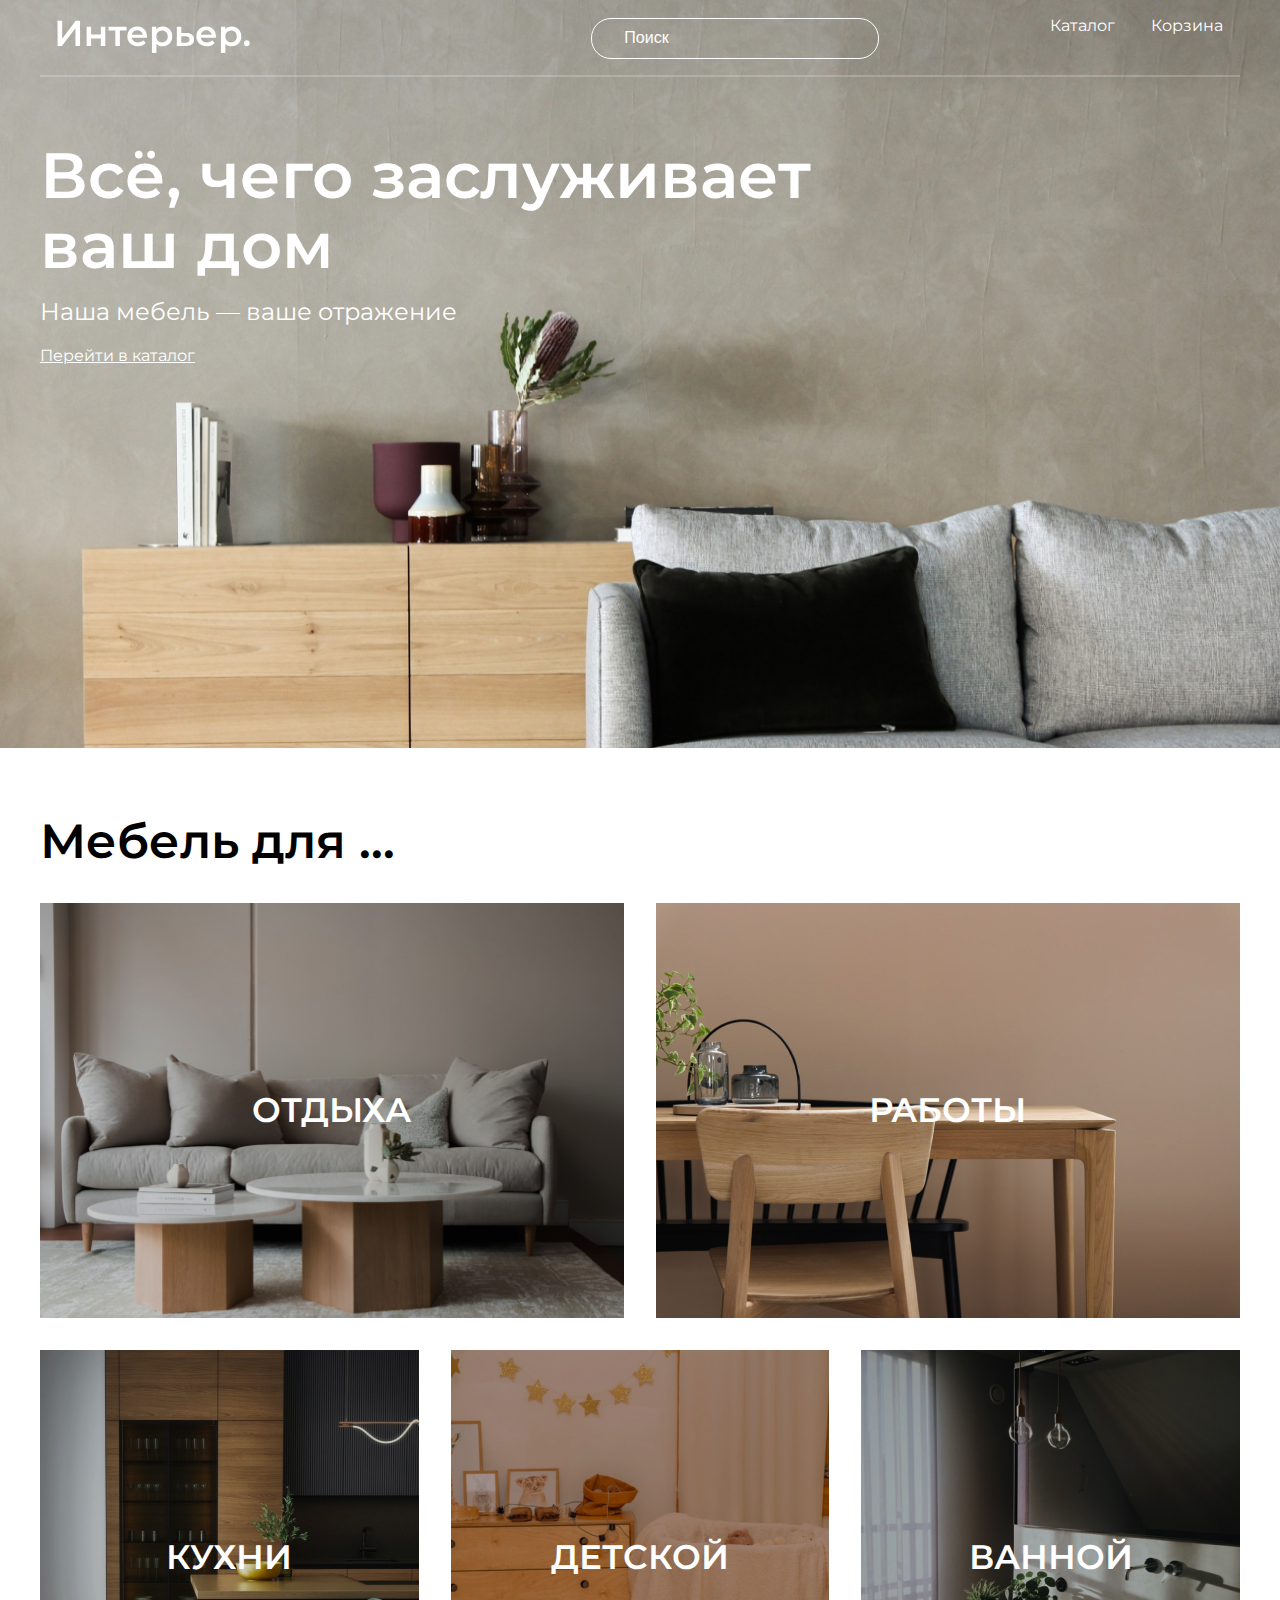
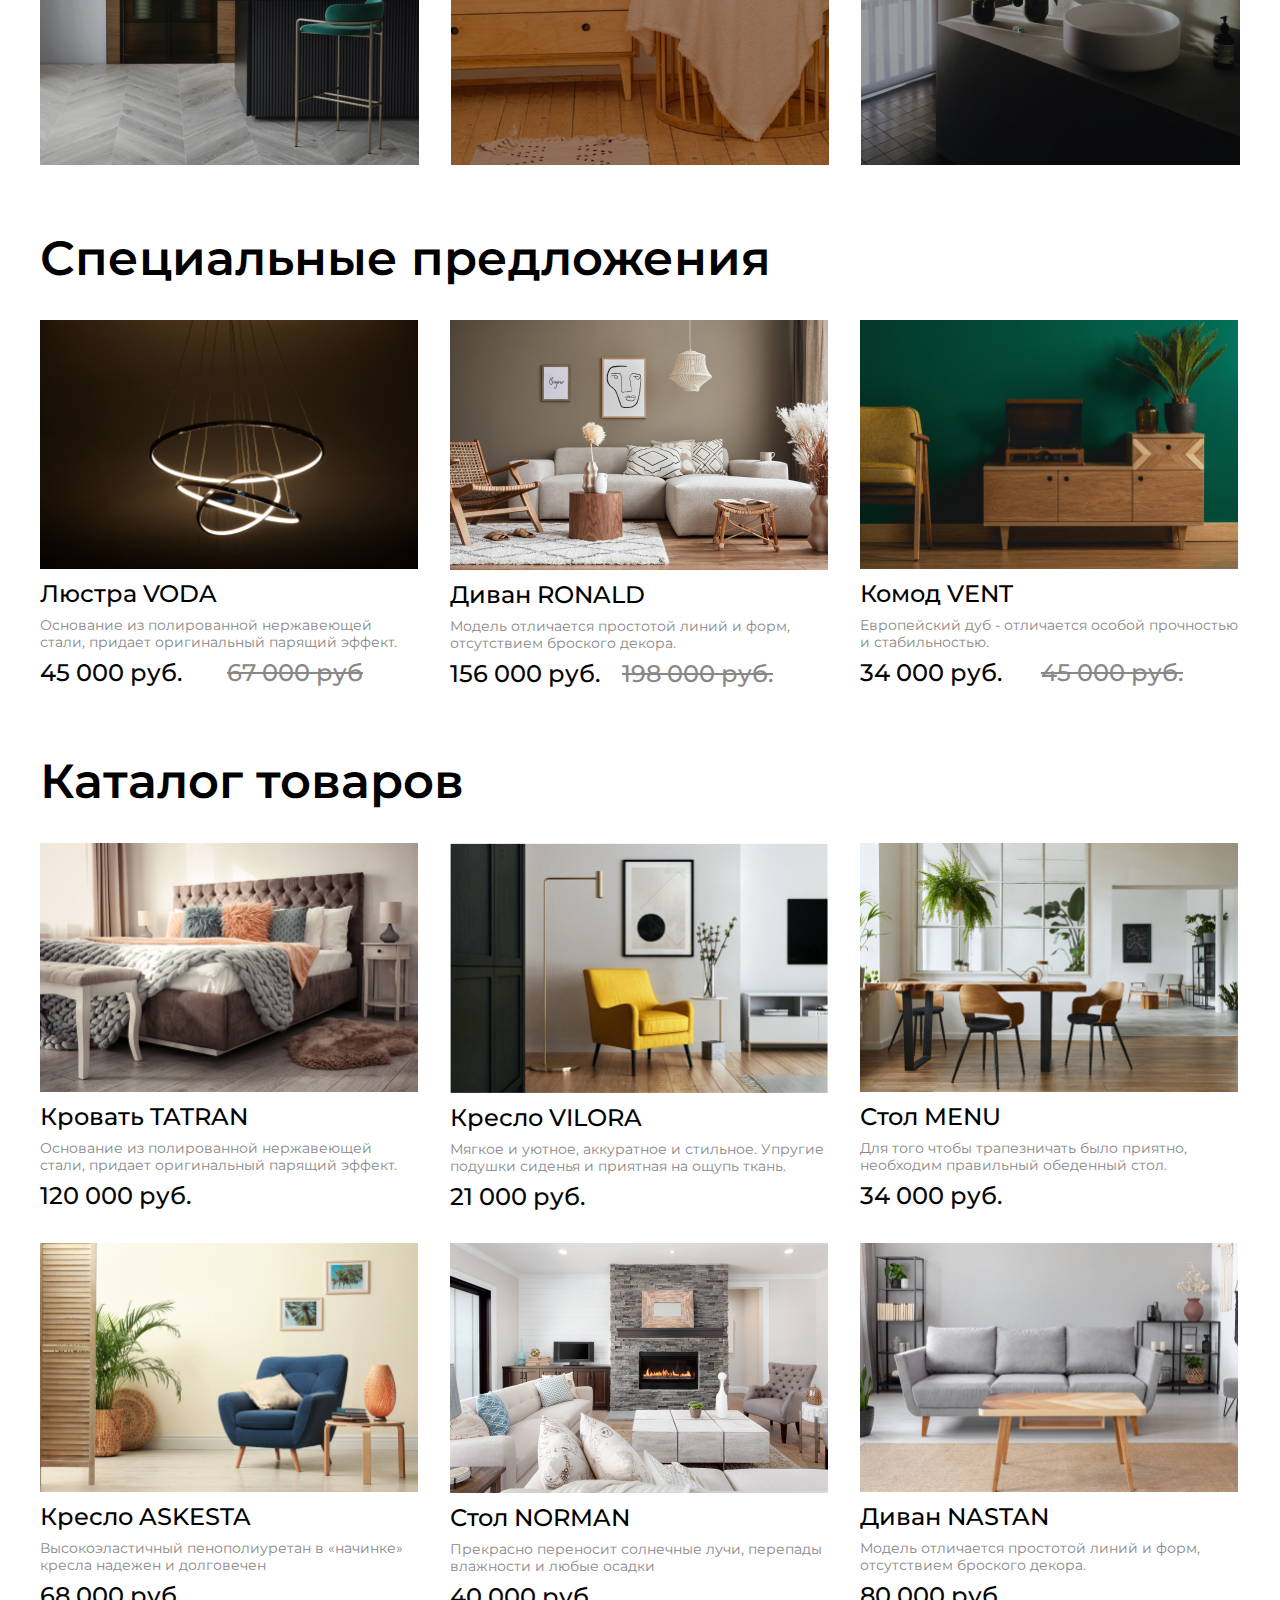
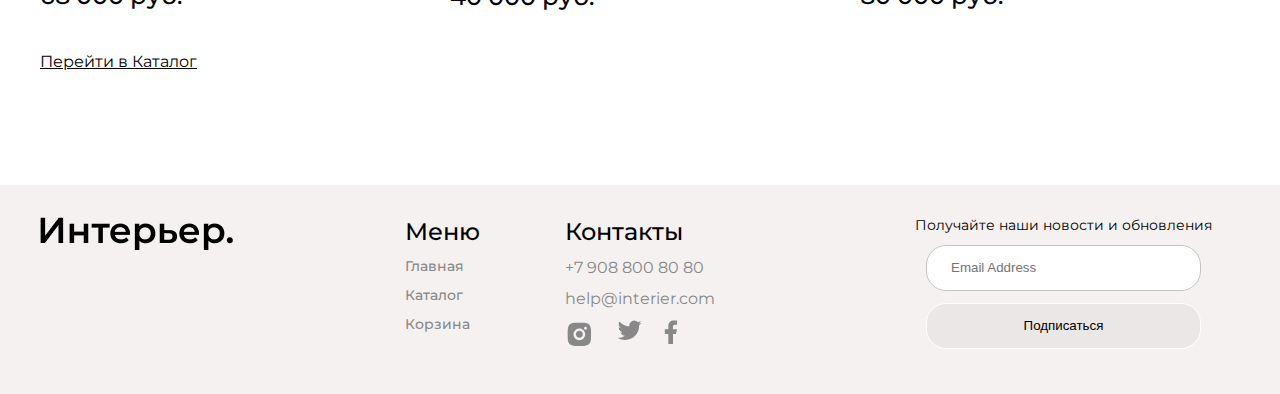
<file: index.html>
<!DOCTYPE html>
<html lang="ru">

<head>
    <meta charset="UTF-8">
    <meta http-equiv="X-UA-Compatible" content="IE=edge">
    <meta name="viewport" content="width=device-width, initial-scale=1.0">
    <title>Document</title>
    <link rel="preconnect" href="https://fonts.googleapis.com">
    <link rel="preconnect" href="https://fonts.gstatic.com" crossorigin>
    <link href="https://fonts.googleapis.com/css2?family=Montserrat:wght@400;500;600&display=swap" rel="stylesheet">
    <link rel="stylesheet" href="style.css">
</head>
<body>
    
    <div class="top center">
        <div class="header_top">
            <header class="header">
                <a class="header-logo" href="index.html"><img class="logo-img" src="img/logo.svg" alt="logo"></a>
                <div class="mobile_nav">
                <a class="mobile_link" href=""><svg width="17" height="16" viewBox="0 0 17 16" fill="none" xmlns="http://www.w3.org/2000/svg">
                    <path d="M14.5069 15.0085L14.5069 15.0085C14.5897 15.0914 14.6881 15.1571 14.7963 15.2019C14.9046 15.2468 15.0206 15.2698 15.1377 15.2698C15.2549 15.2698 15.3709 15.2468 15.4791 15.2019C15.5873 15.1571 15.6857 15.0914 15.7685 15.0085C15.8514 14.9257 15.9171 14.8274 15.9619 14.7191C16.0068 14.6109 16.0298 14.4949 16.0298 14.3777C16.0298 14.2606 16.0068 14.1446 15.9619 14.0363C15.9171 13.9281 15.8514 13.8298 15.7685 13.7469L15.7685 13.7469L12.4368 10.416C13.4021 9.13496 13.8547 7.53846 13.7038 5.93943C13.5501 4.31054 12.7816 2.80139 11.5547 1.719C10.3277 0.636623 8.73451 0.0623154 7.09916 0.11292C5.46381 0.163525 3.90917 0.835233 2.7515 1.99141C1.59282 3.14838 0.918906 4.70363 0.867092 6.34023C0.815278 7.97682 1.38946 9.57159 2.47264 10.7995C3.55581 12.0275 5.06645 12.7962 6.69672 12.9491C8.29727 13.0991 9.89485 12.6444 11.1757 11.6766L14.5069 15.0085ZM10.5895 3.25366C11.0271 3.68416 11.3751 4.19703 11.6135 4.76269C11.8518 5.32835 11.9758 5.93561 11.9783 6.54944C11.9808 7.16327 11.8618 7.77152 11.628 8.3391C11.3943 8.90669 11.0505 9.42238 10.6164 9.85642C10.1824 10.2905 9.66668 10.6343 9.09909 10.868C8.53151 11.1018 7.92326 11.2208 7.30943 11.2183C6.6956 11.2158 6.08834 11.0918 5.52268 10.8535C4.95702 10.6151 4.44415 10.2671 4.01365 9.82954C3.15334 8.9551 2.67341 7.77613 2.6784 6.54944C2.6834 5.32275 3.17291 4.14773 4.04032 3.28033C4.90772 2.41292 6.08274 1.92341 7.30943 1.91841C8.53612 1.91342 9.71508 2.39335 10.5895 3.25366Z" fill="white" stroke="white" stroke-width="0.2"/>
                    </svg>
                    </a>
                <a class="mobile_link" href=""><svg width="20" height="21" viewBox="0 0 20 21" fill="none" xmlns="http://www.w3.org/2000/svg">
                    <rect x="0.800537" y="0.900024" width="4.57143" height="4.57143" fill="white"/>
                    <rect x="0.800537" y="8.21436" width="4.57143" height="4.57143" fill="white"/>
                    <rect x="0.800537" y="15.5286" width="4.57143" height="4.57143" fill="white"/>
                    <rect x="8.11401" y="8.21436" width="4.57143" height="4.57143" fill="white"/>
                    <rect x="8.11401" y="15.5286" width="4.57143" height="4.57143" fill="white"/>
                    <rect x="8.11401" y="0.900024" width="4.57143" height="4.57143" fill="white"/>
                    <rect x="15.4285" y="8.21436" width="4.57143" height="4.57143" fill="white"/>
                    <rect x="15.4285" y="15.5286" width="4.57143" height="4.57143" fill="white"/>
                    <rect x="15.4285" y="0.900024" width="4.57143" height="4.57143" fill="white"/>
                    </svg>
                    </a>
                <a class="mobile_link" href=""><svg width="19" height="17" viewBox="0 0 19 17" fill="none" xmlns="http://www.w3.org/2000/svg">
                    <path d="M11.5834 16.8333C12.1359 16.8333 12.6658 16.6138 13.0566 16.2231C13.4473 15.8324 13.6667 15.3025 13.6667 14.75C13.6667 14.1974 13.4473 13.6675 13.0566 13.2768C12.6658 12.8861 12.1359 12.6666 11.5834 12.6666C11.0309 12.6666 10.501 12.8861 10.1103 13.2768C9.71957 13.6675 9.50008 14.1974 9.50008 14.75C9.50008 15.3025 9.71957 15.8324 10.1103 16.2231C10.501 16.6138 11.0309 16.8333 11.5834 16.8333ZM4.29174 16.8333C4.84428 16.8333 5.37418 16.6138 5.76488 16.2231C6.15558 15.8324 6.37508 15.3025 6.37508 14.75C6.37508 14.1974 6.15558 13.6675 5.76488 13.2768C5.37418 12.8861 4.84428 12.6666 4.29174 12.6666C3.73921 12.6666 3.20931 12.8861 2.81861 13.2768C2.4279 13.6675 2.20841 14.1974 2.20841 14.75C2.20841 15.3025 2.4279 15.8324 2.81861 16.2231C3.20931 16.6138 3.73921 16.8333 4.29174 16.8333ZM17.873 2.16975C18.133 2.16136 18.3796 2.05217 18.5606 1.86525C18.7416 1.67834 18.8428 1.42836 18.8428 1.16819C18.8428 0.908013 18.7416 0.658037 18.5606 0.471123C18.3796 0.28421 18.133 0.175013 17.873 0.166626H16.674C15.7345 0.166626 14.922 0.818709 14.7178 1.73538L13.4126 7.61246C13.2084 8.52912 12.3959 9.18121 11.4563 9.18121H3.63133L2.12924 3.17079H11.8636C12.1212 3.15904 12.3644 3.04844 12.5425 2.86199C12.7206 2.67555 12.82 2.42761 12.82 2.16975C12.82 1.91189 12.7206 1.66395 12.5425 1.47751C12.3644 1.29106 12.1212 1.18046 11.8636 1.16871H2.12924C1.82473 1.16862 1.5242 1.23796 1.25051 1.37145C0.976816 1.50495 0.737162 1.69909 0.549763 1.93911C0.362364 2.17913 0.232155 2.45872 0.169035 2.75662C0.105913 3.05452 0.111544 3.36289 0.185495 3.65829L1.68758 9.66662C1.79586 10.1002 2.046 10.485 2.39821 10.7601C2.75042 11.0351 3.18447 11.1844 3.63133 11.1843H11.4563C12.368 11.1845 13.2524 10.8736 13.9636 10.3032C14.6748 9.73275 15.1701 8.93681 15.3678 8.04683L16.674 2.16975H17.873Z" fill="white"/>
                    </svg>
                    </a>
                </div>
                <input class="top_input" placeholder ="Поиск" type="text">
                <nav class="header_nav">
                    <a class="nav_link nav_link-cat" href="catalog.html">Каталог</a>
                    <a class="nav_link nav_link-basket" href="basket.html">Корзина</a>
                </nav>
            </header>
        </div>
        <div class="top_start">
        <h1 class="top_start">Всё, чего заслуживает ваш дом</h1>
        </div>
        <div class="top_paragraph">
        <p class="top_paragraph">Наша мебель — ваше отражение</p>
        </div>
        <div class="top_block-link">
        <a class="top_link" href="catalog.html">Перейти в каталог </a>
        </div>
    </div>


    <div class="for_you center">
        <h2 class="product_for">Мебель для ...</h2>
        <div class="for">
        <div class="for_item_1 for_item-big">ОТДЫХА</div>
        <div class="for_item_2 for_item-big">РАБОТЫ</div>
        <div class="for_item for_item_3">КУХНИ</div>
        <div class="for_item for_item_4">ДЕТСКОЙ</div>
        <div class="for_item for_item_5">ВАННОЙ</div>
        </div>
        </div>




    <div class="product_center center">
        <h2 class="product_header">Специальные предложения </h2>
        <div class="product-box center">
            <div class="product-content">
                   <div class="product_block">
                       <img class="product_img" src="img/voda.jpg" alt="voda">
                       <h3 class="product-start3">Люстра VODA</h3>
                       <p class="product_text">Основание из полированной нержавеющей стали, придает оригинальный парящий эффект.</p>
                       <div class="product_box-cent">
                           <p class="product_cent">45 000 руб.</p>
                           <p class="product_sale">67 000 руб</p>
                       </div>
                   </div>
                   <div class="product_block">
                       <img class="product_img" src="img/roland.jpg" alt="roland">
                       <h3 class="product-start3">Диван RONALD</h3>
                       <p class="product_text">Модель отличается простотой линий и форм, отсутствием броского декора.</p>
                       <div class="product_box-cent">
                           <p class="product_cent">156 000 руб.</p>
                           <p class="product_sale">198 000 руб.</p>
                       </div>
                   </div>
                   <div class="product_block">
                       <img class="product_img" src="img/Vent.jpg" alt="vent">
                       <h3 class="product-start3">Комод VENT</h3>
                       <p class="product_text">Европейский дуб - отличается особой прочностью и стабильностью.</p>
                       <div class="product_box-cent">
                           <p class="product_cent">34 000 руб.</p>
                           <p class="product_sale">45 000 руб.</p>
                       </div>
                   </div>
       
               </div>
           </div>
    </div>

    
    
     <div class="catalog_center center">
        <h2 class="catalog_header">Каталог товаров</h2>
        <div class="catalog center">
            <div class="product-content">
                 <div class="product_block">
                     <img class="product_img" src="img/Tatran.jpg" alt="tatran">
                     <h3 class="product-start3">Кровать TATRAN</h3>
                     <p class="product_text">Основание из полированной нержавеющей стали, придает оригинальный парящий эффект.</p>
                     <div class="">
                         <p class="product_cent">120 000 руб.</p>
                     </div>
                 </div>
                 <div class="product_block">
                     <img class="product_img" src="img/product1.jpg" alt="vilora">
                     <h3 class="product-start3">Кресло VILORA</h3>
                     <p class="product_text">Мягкое и уютное, аккуратное и стильное. Упругие подушки сиденья и приятная на ощупь ткань. </p>
                     <div class="">
                     <p class="product_cent">21 000 руб.</p>
                     </div>
                 </div>
                 <div class="product_block">
                     <img class="product_img" src="img/table.jpg" alt="table">
                     <h3 class="product-start3">Стол MENU</h3>
                     <p class="product_text">Для того чтобы трапезничать было приятно, необходим правильный обеденный стол.</p>
                     <div class="">
                     <p class="product_cent">34 000 руб.</p>
                     </div>
                 </div> 
                 <div class="product_block">
                     <img class="product_img" src="img/askesta.jpg" alt="askesta">
                     <h3 class="product-start3">Кресло ASKESTA</h3>
                     <p class="product_text">Высокоэластичный пенополиуретан в «начинке» кресла надежен и долговечен</p>
                     <div class="">
                         <p class="product_cent">68 000 руб.</p>
                     </div>
                 </div>
                 <div class="product_block">
                     <img class="product_img" src="img/Norman.jpg" alt="norman">
                     <h3 class="product-start3">Стол NORMAN</h3>
                     <p class="product_text">Прекрасно переносит солнечные лучи, перепады влажности и любые осадки</p>
                     <div class="">
                         <p class="product_cent">40 000 руб.</p>
                     </div>
                 </div>
                 <div class="product_block">
                     <img class="product_img" src="img/Nastan.jpg" alt="nastan">
                     <h3 class="product-start3">Диван NASTAN</h3>
                     <p class="product_text">Модель отличается простотой линий и форм, отсутствием броского декора. </p>
                     <div class="">
                         <p class="product_cent">80 000 руб.</p>
                     </div>
                 </div>
                    </div>
                </div>
                
            </div>
            <a class="cat_link center" href="">Перейти в Каталог</a>
        
    
    
    
    <footer class="footer center">
        <div class="footer_logo">
    <a class="footer_logo" href="index.html"><img src="img/Интерьер black..png" alt="logo"></a>
        </div>
        <div class="footer_in">
    <div class="footer_menu">
    <h4 class="menu_start">Меню</h4>
    <a class="menu_link" href="index.html">Главная</a>
    <a class="menu_link" href="catalog.html">Каталог</a>
    <a class="menu_link" href="basket.html">Корзина</a>
    </div>
    <div class="footer_info">
    <h4 class="info_start">Контакты</h4>
    <a class="info_link" href="#">+7 908 800 80 80</a>
    <a class="info_link" href="#">help@interier.com</a>
    <div class="footer_icon">
        <a class="icon_link" href="#"><img src="img/inst.svg" alt="inst"></a>
        <a class="icon_link" href="#"><img src="img/twitter.svg" alt="twitter"></a>
        <a class="icon_link" href="#"><img src="img/facebook.svg" alt="facebook"></a>
        </div>
    </div>
 
    </div>
    <div class="footer_content">
    <p class="news">Получайте наши новости и обновления</p>
    <input class="footer_email" placeholder="Email Address" type="email">
    <button class="footer_button">Подписаться</button>
    </div>
    </footer>
</body>
</file>
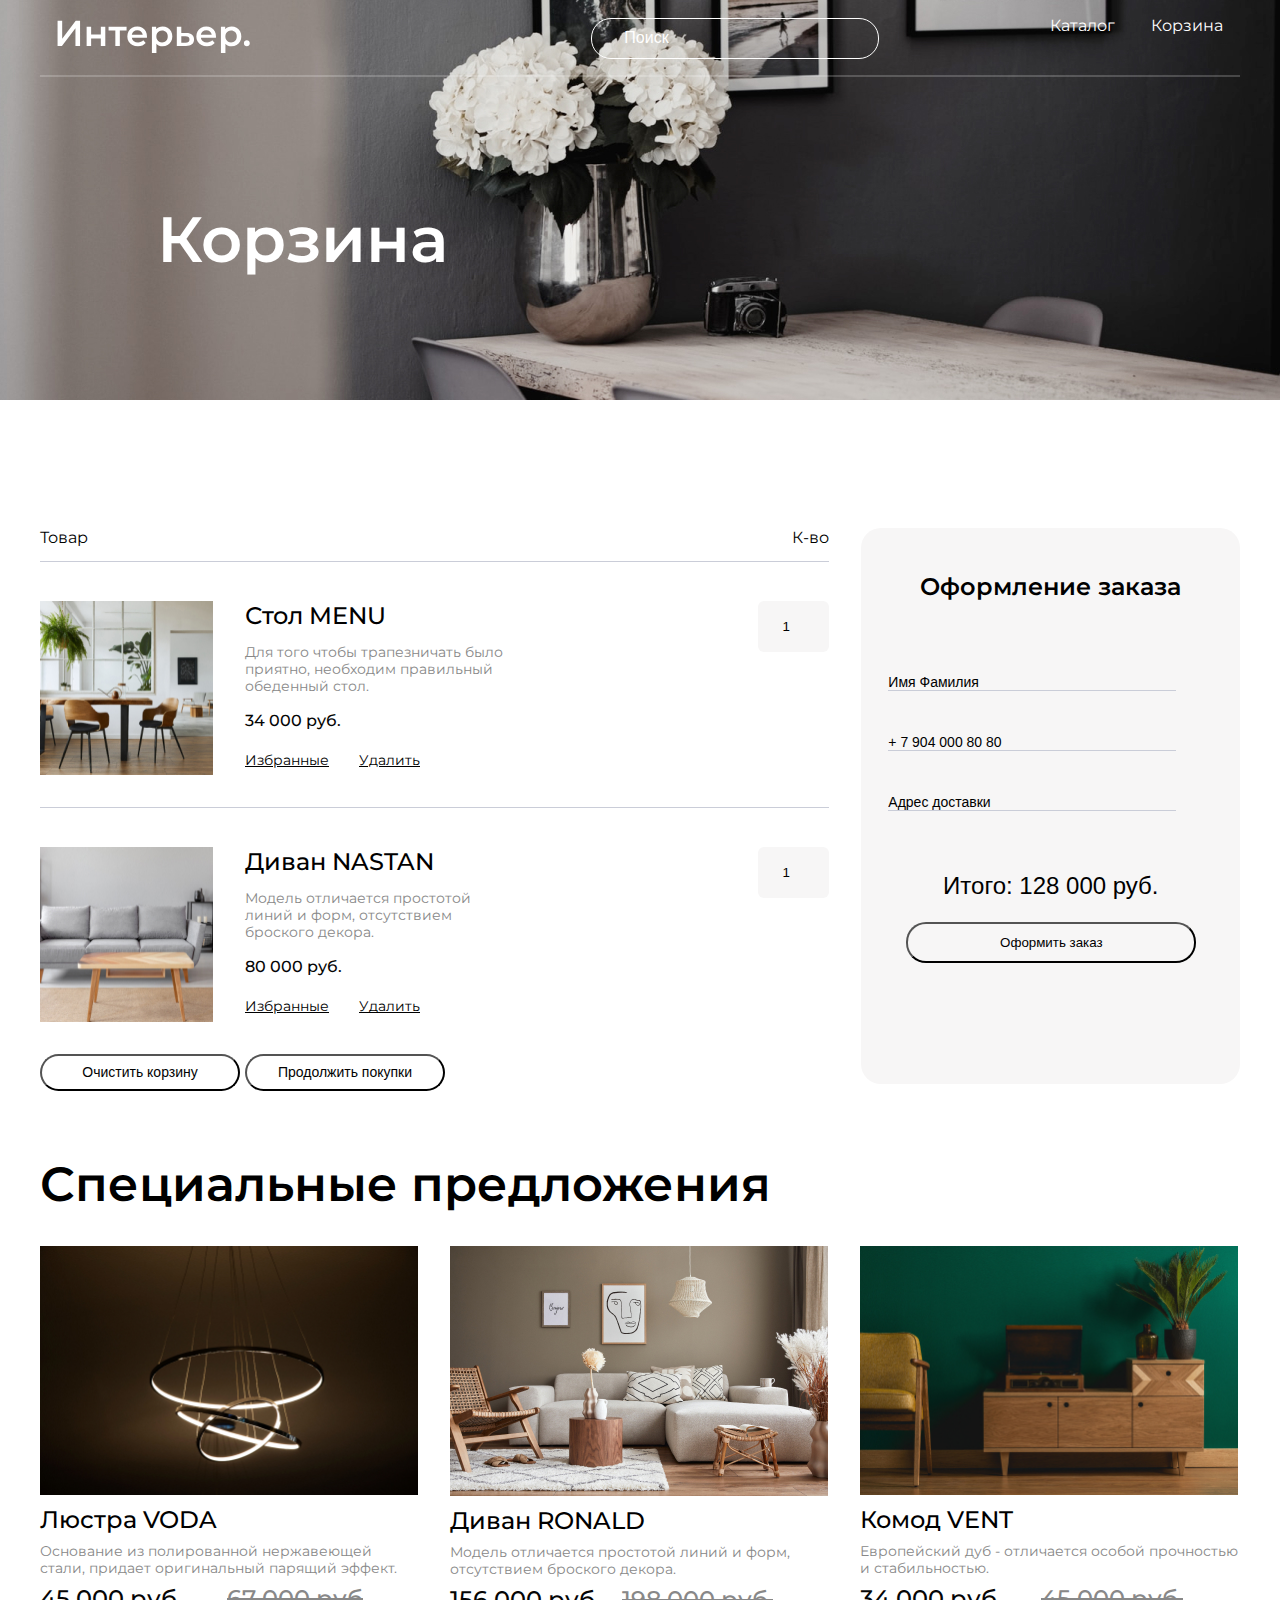
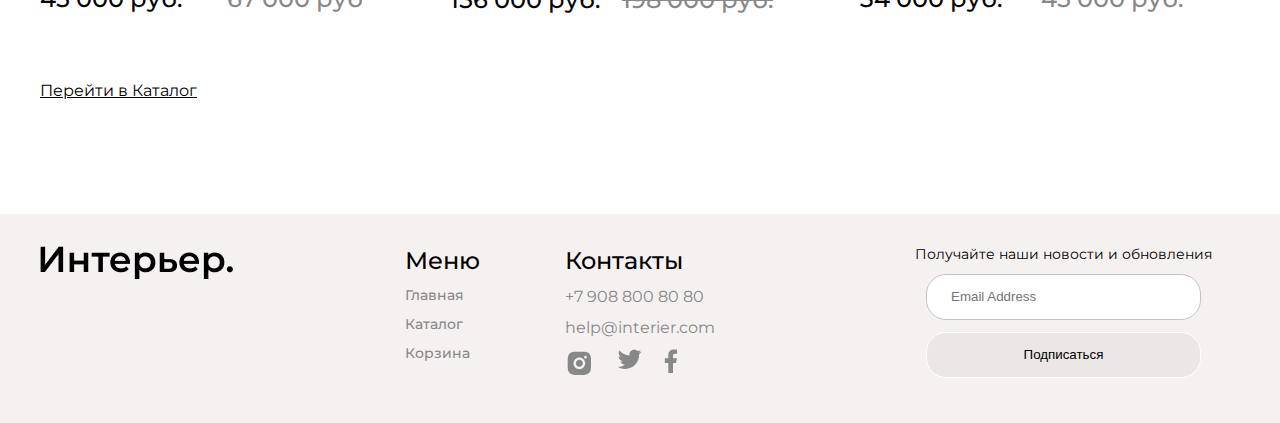
<file: basket.html>
<!DOCTYPE html>
<html lang="ru">

<head>
    <meta charset="UTF-8">
    <meta http-equiv="X-UA-Compatible" content="IE=edge">
    <meta name="viewport" content="width=device-width, initial-scale=1.0">
    <title>Document</title>
    <link rel="preconnect" href="https://fonts.googleapis.com">
    <link rel="preconnect" href="https://fonts.gstatic.com" crossorigin>
    <link href="https://fonts.googleapis.com/css2?family=Montserrat:wght@400;500;600&display=swap" rel="stylesheet">
    <link rel="stylesheet" href="style.css">
</head>
<body>
    
 <div class="top-basket center">
    <header class="header">
        <a class="header-logo" href="index.html"><img src="img/logo.svg" alt="logo"></a>
        <div class="mobile_nav">
            <a class="mobile_link" href=""><svg width="17" height="16" viewBox="0 0 17 16" fill="none" xmlns="http://www.w3.org/2000/svg">
                <path d="M14.5069 15.0085L14.5069 15.0085C14.5897 15.0914 14.6881 15.1571 14.7963 15.2019C14.9046 15.2468 15.0206 15.2698 15.1377 15.2698C15.2549 15.2698 15.3709 15.2468 15.4791 15.2019C15.5873 15.1571 15.6857 15.0914 15.7685 15.0085C15.8514 14.9257 15.9171 14.8274 15.9619 14.7191C16.0068 14.6109 16.0298 14.4949 16.0298 14.3777C16.0298 14.2606 16.0068 14.1446 15.9619 14.0363C15.9171 13.9281 15.8514 13.8298 15.7685 13.7469L15.7685 13.7469L12.4368 10.416C13.4021 9.13496 13.8547 7.53846 13.7038 5.93943C13.5501 4.31054 12.7816 2.80139 11.5547 1.719C10.3277 0.636623 8.73451 0.0623154 7.09916 0.11292C5.46381 0.163525 3.90917 0.835233 2.7515 1.99141C1.59282 3.14838 0.918906 4.70363 0.867092 6.34023C0.815278 7.97682 1.38946 9.57159 2.47264 10.7995C3.55581 12.0275 5.06645 12.7962 6.69672 12.9491C8.29727 13.0991 9.89485 12.6444 11.1757 11.6766L14.5069 15.0085ZM10.5895 3.25366C11.0271 3.68416 11.3751 4.19703 11.6135 4.76269C11.8518 5.32835 11.9758 5.93561 11.9783 6.54944C11.9808 7.16327 11.8618 7.77152 11.628 8.3391C11.3943 8.90669 11.0505 9.42238 10.6164 9.85642C10.1824 10.2905 9.66668 10.6343 9.09909 10.868C8.53151 11.1018 7.92326 11.2208 7.30943 11.2183C6.6956 11.2158 6.08834 11.0918 5.52268 10.8535C4.95702 10.6151 4.44415 10.2671 4.01365 9.82954C3.15334 8.9551 2.67341 7.77613 2.6784 6.54944C2.6834 5.32275 3.17291 4.14773 4.04032 3.28033C4.90772 2.41292 6.08274 1.92341 7.30943 1.91841C8.53612 1.91342 9.71508 2.39335 10.5895 3.25366Z" fill="white" stroke="white" stroke-width="0.2"/>
                </svg>
                </a>
            <a class="mobile_link" href=""><svg width="20" height="21" viewBox="0 0 20 21" fill="none" xmlns="http://www.w3.org/2000/svg">
                <rect x="0.800537" y="0.900024" width="4.57143" height="4.57143" fill="white"/>
                <rect x="0.800537" y="8.21436" width="4.57143" height="4.57143" fill="white"/>
                <rect x="0.800537" y="15.5286" width="4.57143" height="4.57143" fill="white"/>
                <rect x="8.11401" y="8.21436" width="4.57143" height="4.57143" fill="white"/>
                <rect x="8.11401" y="15.5286" width="4.57143" height="4.57143" fill="white"/>
                <rect x="8.11401" y="0.900024" width="4.57143" height="4.57143" fill="white"/>
                <rect x="15.4285" y="8.21436" width="4.57143" height="4.57143" fill="white"/>
                <rect x="15.4285" y="15.5286" width="4.57143" height="4.57143" fill="white"/>
                <rect x="15.4285" y="0.900024" width="4.57143" height="4.57143" fill="white"/>
                </svg>
                </a>
            <a class="mobile_link" href=""><svg width="19" height="17" viewBox="0 0 19 17" fill="none" xmlns="http://www.w3.org/2000/svg">
                <path d="M11.5834 16.8333C12.1359 16.8333 12.6658 16.6138 13.0566 16.2231C13.4473 15.8324 13.6667 15.3025 13.6667 14.75C13.6667 14.1974 13.4473 13.6675 13.0566 13.2768C12.6658 12.8861 12.1359 12.6666 11.5834 12.6666C11.0309 12.6666 10.501 12.8861 10.1103 13.2768C9.71957 13.6675 9.50008 14.1974 9.50008 14.75C9.50008 15.3025 9.71957 15.8324 10.1103 16.2231C10.501 16.6138 11.0309 16.8333 11.5834 16.8333ZM4.29174 16.8333C4.84428 16.8333 5.37418 16.6138 5.76488 16.2231C6.15558 15.8324 6.37508 15.3025 6.37508 14.75C6.37508 14.1974 6.15558 13.6675 5.76488 13.2768C5.37418 12.8861 4.84428 12.6666 4.29174 12.6666C3.73921 12.6666 3.20931 12.8861 2.81861 13.2768C2.4279 13.6675 2.20841 14.1974 2.20841 14.75C2.20841 15.3025 2.4279 15.8324 2.81861 16.2231C3.20931 16.6138 3.73921 16.8333 4.29174 16.8333ZM17.873 2.16975C18.133 2.16136 18.3796 2.05217 18.5606 1.86525C18.7416 1.67834 18.8428 1.42836 18.8428 1.16819C18.8428 0.908013 18.7416 0.658037 18.5606 0.471123C18.3796 0.28421 18.133 0.175013 17.873 0.166626H16.674C15.7345 0.166626 14.922 0.818709 14.7178 1.73538L13.4126 7.61246C13.2084 8.52912 12.3959 9.18121 11.4563 9.18121H3.63133L2.12924 3.17079H11.8636C12.1212 3.15904 12.3644 3.04844 12.5425 2.86199C12.7206 2.67555 12.82 2.42761 12.82 2.16975C12.82 1.91189 12.7206 1.66395 12.5425 1.47751C12.3644 1.29106 12.1212 1.18046 11.8636 1.16871H2.12924C1.82473 1.16862 1.5242 1.23796 1.25051 1.37145C0.976816 1.50495 0.737162 1.69909 0.549763 1.93911C0.362364 2.17913 0.232155 2.45872 0.169035 2.75662C0.105913 3.05452 0.111544 3.36289 0.185495 3.65829L1.68758 9.66662C1.79586 10.1002 2.046 10.485 2.39821 10.7601C2.75042 11.0351 3.18447 11.1844 3.63133 11.1843H11.4563C12.368 11.1845 13.2524 10.8736 13.9636 10.3032C14.6748 9.73275 15.1701 8.93681 15.3678 8.04683L16.674 2.16975H17.873Z" fill="white"/>
                </svg>
                </a>
            </div>
        
        <input class="top_input" placeholder ="Поиск" type="text">
        <nav class="header_nav">
            <a class="nav_link-cat" href="catalog.html">Каталог</a>
            <a class="nav_link-basket" href="basket.html">Корзина</a>
        </nav>
    </header>
    <h1 class="heading-basket">Корзина</h1>
 </div>

<div class="cart center">
<div class="cart-content">
<div class="cart-name">
    <p>Товар</p>
    <p>К-во</p>
</div>
<div class="cart-item">
    <div class="cart-left">
        <img class="cart_img" src="basket/box-basket1.jpg" alt="">
        <div class="cart_info">
            <h4 class="info_heading">Стол MENU</h4>
            <p class="info_text">Для того чтобы трапезничать было приятно, необходим правильный обеденный стол.</p>
            <p class="info_text-price">34 000 руб.</p>
          <div class="car_link-box"> 
            <a class="box_link" href="">Избранные</a>
            <a class="box_link" href="">Удалить</a>
          </div>
        </div>
    </div>
    <input class="cart_input" value="1" type="number" min="1" style="border: none ;" >
    </div>
    <div class="cart-item">
        <div class="cart-left">
            <img class="cart_img" src="basket/bos-basket2.jpg" alt="">
            <div class="cart_info">
                <h4 class="info_heading">Диван NASTAN</h4>
                <p class="info_text">Модель отличается простотой линий и форм, отсутствием броского декора. </p>
                <p class="info_text-price">80 000 руб.</p>
              <div class="car_link-box"> 
                <a class="box_link" href="">Избранные</a>
                <a class="box_link" href="">Удалить</a>
              </div>
                </div>
        </div>
        <input class="cart_input" value="1" type="number" min="1" style="border: none ;" >
        </div>
        <div class="next center">
            <button class="next_button">Очистить корзину</button>
            <button class="next_button">Продолжить покупки</button>
               </div>

</div>
<div class="cart_form">
   <h3 class="cart_heading">Оформление заказа</h3>
   <div class="list">
    <input class="list_input" placeholder="Имя Фамилия" type="text">
    <input class="list_input" placeholder="+ 7 904 000 80 80" type="text">
    <input class="list_input" placeholder="Адрес доставки" type="text">
    </div> 
    <input class="price_input" placeholder="Итого: 128 000 руб." type="text">
    <button class="form_button">Оформить заказ</button>
</div>
</div>






    
 
 
 
 <div class="product_center center">
        <h2 class="product_header">Специальные предложения </h2>
        <div class="product-box center">
            <div class="product-content">
                   <div class="product_block">
                       <img class="product_img" src="img/voda.jpg" alt="voda">
                       <h3 class="product-start3">Люстра VODA</h3>
                       <p class="product_text">Основание из полированной нержавеющей стали, придает оригинальный парящий эффект.</p>
                       <div class="product_box-cent">
                           <p class="product_cent">45 000 руб.</p>
                           <p class="product_sale">67 000 руб</p>
                       </div>
                   </div>
                   <div class="product_block">
                       <img class="product_img" src="img/roland.jpg" alt="roland">
                       <h3 class="product-start3">Диван RONALD</h3>
                       <p class="product_text">Модель отличается простотой линий и форм, отсутствием броского декора.</p>
                       <div class="product_box-cent">
                           <p class="product_cent">156 000 руб.</p>
                           <p class="product_sale">198 000 руб.</p>
                       </div>
                   </div>
                   <div class="product_block">
                       <img class="product_img" src="img/Vent.jpg" alt="vent">
                       <h3 class="product-start3">Комод VENT</h3>
                       <p class="product_text">Европейский дуб - отличается особой прочностью и стабильностью.</p>
                       <div class="product_box-cent">
                           <p class="product_cent">34 000 руб.</p>
                           <p class="product_sale">45 000 руб.</p>
                       </div>
                   </div>
                   <a class="cat_link" href="">Перейти в Каталог</a>
       
               </div>
           </div>
           
    </div>

    

    <footer class="footer center">
        <div class="footer_logo">
    <a class="footer_logo" href="index.html"><img src="img/Интерьер black..png" alt="logo"></a>
        </div>
        <div class="footer_in">
    <div class="footer_menu">
    <h4 class="menu_start">Меню</h4>
    <a class="menu_link" href="index.html">Главная</a>
    <a class="menu_link" href="catalog.html">Каталог</a>
    <a class="menu_link" href="basket.html">Корзина</a>
    </div>
    <div class="footer_info">
    <h4 class="info_start">Контакты</h4>
    <a class="info_link" href="">+7 908 800 80 80</a>
    <a class="info_link" href="">help@interier.com</a>
    <div class="footer_icon">
        <a class="icon_link" href="#"><img src="img/inst.svg" alt="inst"></a>
        <a class="icon_link" href="#"><img src="img/twitter.svg" alt="twitter"></a>
        <a class="icon_link" href="#"><img src="img/facebook.svg" alt="facebook"></a>
        </div>
    </div>
 
    </div>
    <div class="footer_content">
    <p class="news">Получайте наши новости и обновления</p>
    <input class="footer_email" placeholder="Email Address" type="email">
    <button class="footer_button">Подписаться</button>
    </div>
    </footer>
</body>
</file>
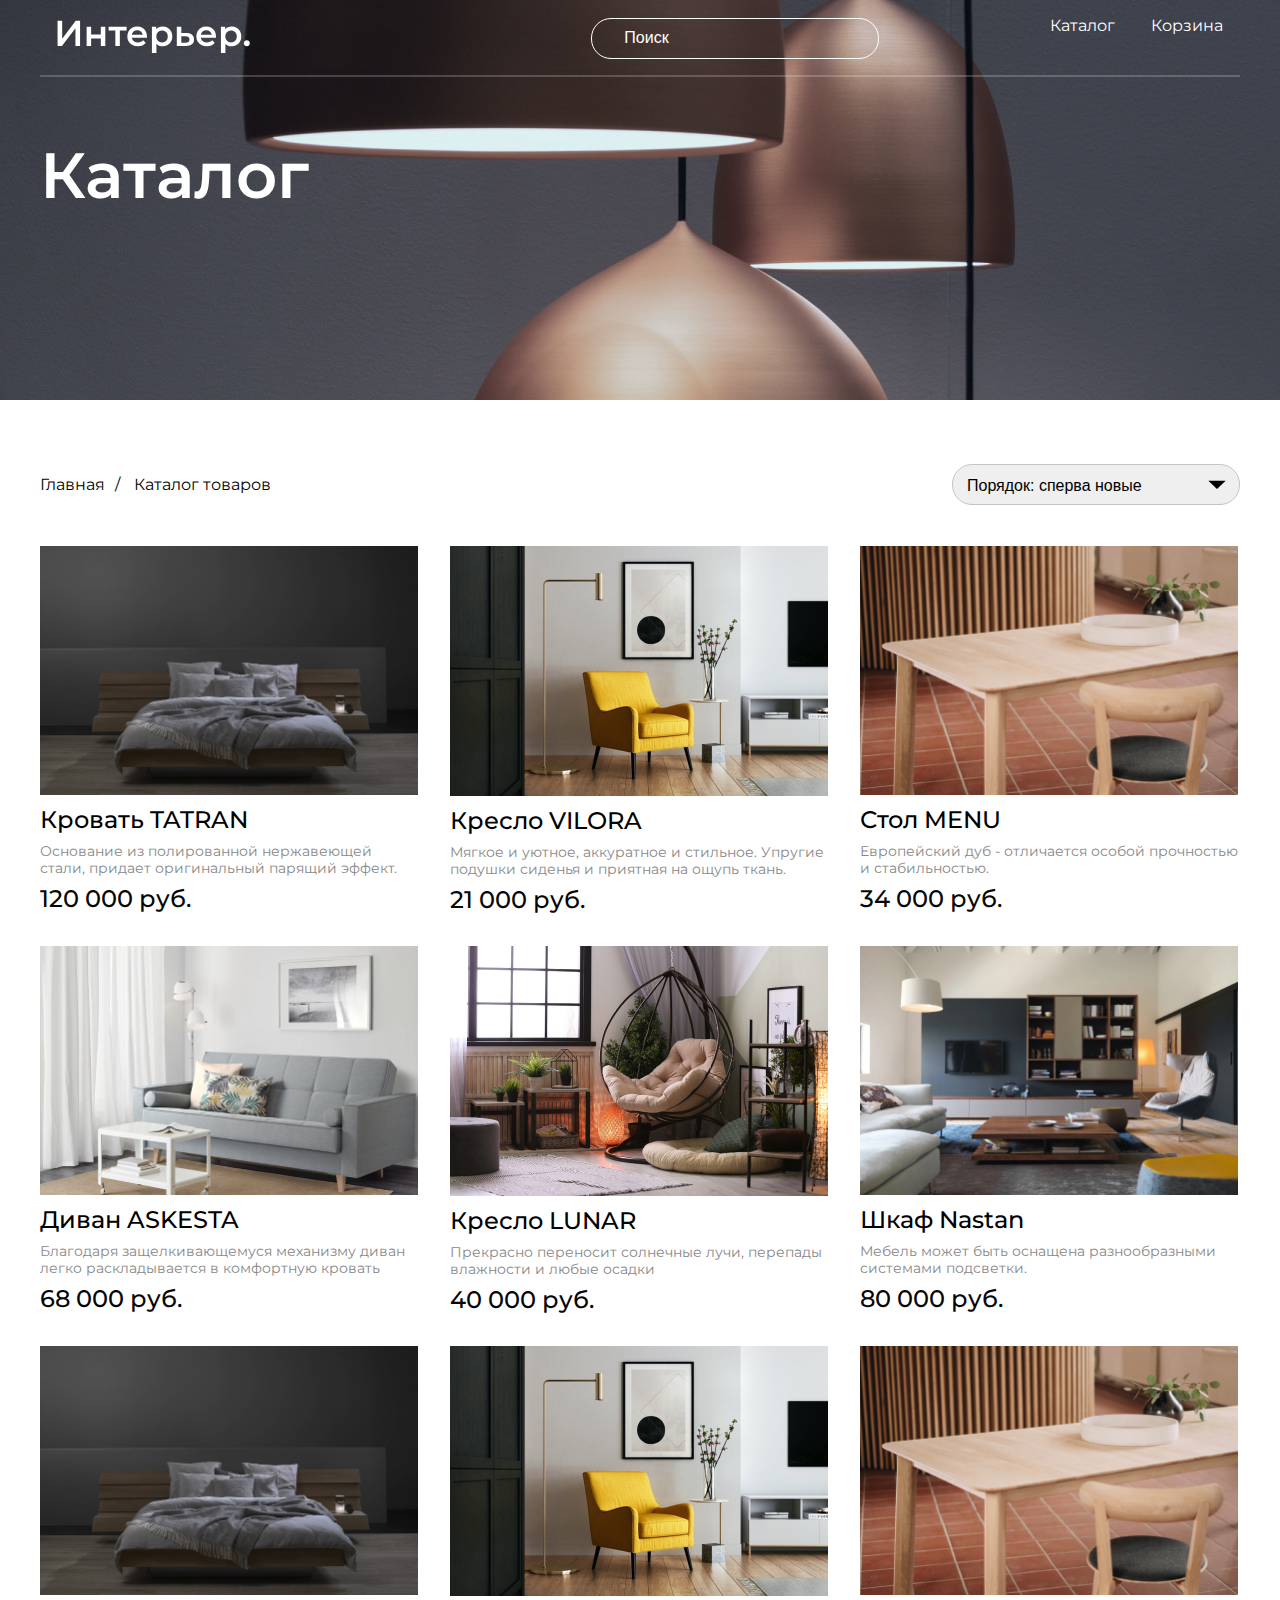
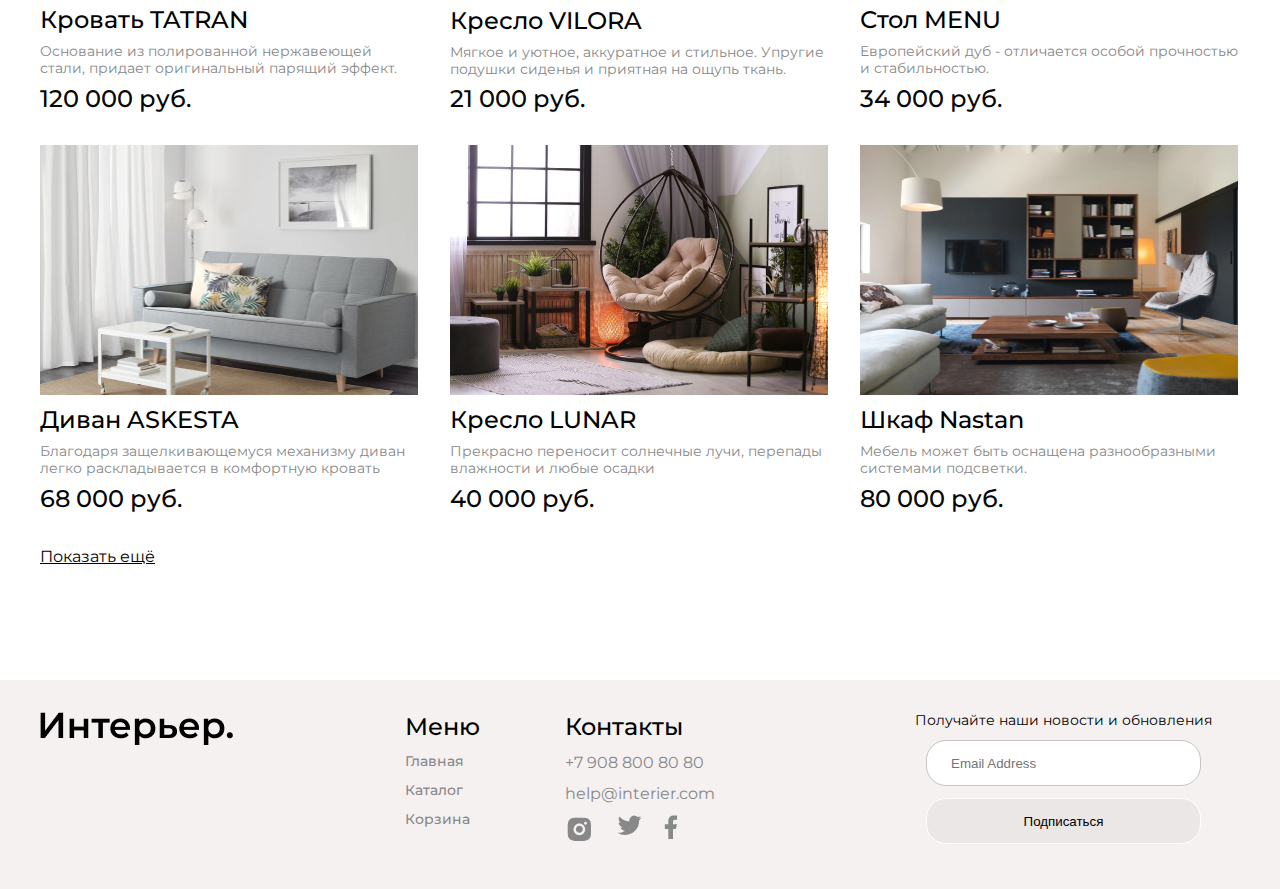
<file: catalog.html>
<!DOCTYPE html>
<html lang="en">

<head>
    <meta charset="UTF-8">
    <meta http-equiv="X-UA-Compatible" content="IE=edge">
    <meta name="viewport" content="width=device-width, initial-scale=1.0">
    <title>Document</title>
    <link rel="preconnect" href="https://fonts.googleapis.com">
    <link rel="preconnect" href="https://fonts.gstatic.com" crossorigin>
    <link href="https://fonts.googleapis.com/css2?family=Montserrat:wght@400;500;600&display=swap" rel="stylesheet">
    <link rel="stylesheet" href="style.css">
</head>


<div class="top top_catalog center">
    <div class="header_top">
        <header class="header">
            <a class="header-logo" href="index.html"><img src="img/logo.svg" alt="logo"></a>
            <div class="mobile_nav">
                <a class="mobile_link" href=""><svg width="17" height="16" viewBox="0 0 17 16" fill="none"
                        xmlns="http://www.w3.org/2000/svg">
                        <path
                            d="M14.5069 15.0085L14.5069 15.0085C14.5897 15.0914 14.6881 15.1571 14.7963 15.2019C14.9046 15.2468 15.0206 15.2698 15.1377 15.2698C15.2549 15.2698 15.3709 15.2468 15.4791 15.2019C15.5873 15.1571 15.6857 15.0914 15.7685 15.0085C15.8514 14.9257 15.9171 14.8274 15.9619 14.7191C16.0068 14.6109 16.0298 14.4949 16.0298 14.3777C16.0298 14.2606 16.0068 14.1446 15.9619 14.0363C15.9171 13.9281 15.8514 13.8298 15.7685 13.7469L15.7685 13.7469L12.4368 10.416C13.4021 9.13496 13.8547 7.53846 13.7038 5.93943C13.5501 4.31054 12.7816 2.80139 11.5547 1.719C10.3277 0.636623 8.73451 0.0623154 7.09916 0.11292C5.46381 0.163525 3.90917 0.835233 2.7515 1.99141C1.59282 3.14838 0.918906 4.70363 0.867092 6.34023C0.815278 7.97682 1.38946 9.57159 2.47264 10.7995C3.55581 12.0275 5.06645 12.7962 6.69672 12.9491C8.29727 13.0991 9.89485 12.6444 11.1757 11.6766L14.5069 15.0085ZM10.5895 3.25366C11.0271 3.68416 11.3751 4.19703 11.6135 4.76269C11.8518 5.32835 11.9758 5.93561 11.9783 6.54944C11.9808 7.16327 11.8618 7.77152 11.628 8.3391C11.3943 8.90669 11.0505 9.42238 10.6164 9.85642C10.1824 10.2905 9.66668 10.6343 9.09909 10.868C8.53151 11.1018 7.92326 11.2208 7.30943 11.2183C6.6956 11.2158 6.08834 11.0918 5.52268 10.8535C4.95702 10.6151 4.44415 10.2671 4.01365 9.82954C3.15334 8.9551 2.67341 7.77613 2.6784 6.54944C2.6834 5.32275 3.17291 4.14773 4.04032 3.28033C4.90772 2.41292 6.08274 1.92341 7.30943 1.91841C8.53612 1.91342 9.71508 2.39335 10.5895 3.25366Z"
                            fill="white" stroke="white" stroke-width="0.2" />
                    </svg>
                </a>
                <a class="mobile_link" href=""><svg width="20" height="21" viewBox="0 0 20 21" fill="none"
                        xmlns="http://www.w3.org/2000/svg">
                        <rect x="0.800537" y="0.900024" width="4.57143" height="4.57143" fill="white" />
                        <rect x="0.800537" y="8.21436" width="4.57143" height="4.57143" fill="white" />
                        <rect x="0.800537" y="15.5286" width="4.57143" height="4.57143" fill="white" />
                        <rect x="8.11401" y="8.21436" width="4.57143" height="4.57143" fill="white" />
                        <rect x="8.11401" y="15.5286" width="4.57143" height="4.57143" fill="white" />
                        <rect x="8.11401" y="0.900024" width="4.57143" height="4.57143" fill="white" />
                        <rect x="15.4285" y="8.21436" width="4.57143" height="4.57143" fill="white" />
                        <rect x="15.4285" y="15.5286" width="4.57143" height="4.57143" fill="white" />
                        <rect x="15.4285" y="0.900024" width="4.57143" height="4.57143" fill="white" />
                    </svg>
                </a>
                <a class="mobile_link" href=""><svg width="19" height="17" viewBox="0 0 19 17" fill="none"
                        xmlns="http://www.w3.org/2000/svg">
                        <path
                            d="M11.5834 16.8333C12.1359 16.8333 12.6658 16.6138 13.0566 16.2231C13.4473 15.8324 13.6667 15.3025 13.6667 14.75C13.6667 14.1974 13.4473 13.6675 13.0566 13.2768C12.6658 12.8861 12.1359 12.6666 11.5834 12.6666C11.0309 12.6666 10.501 12.8861 10.1103 13.2768C9.71957 13.6675 9.50008 14.1974 9.50008 14.75C9.50008 15.3025 9.71957 15.8324 10.1103 16.2231C10.501 16.6138 11.0309 16.8333 11.5834 16.8333ZM4.29174 16.8333C4.84428 16.8333 5.37418 16.6138 5.76488 16.2231C6.15558 15.8324 6.37508 15.3025 6.37508 14.75C6.37508 14.1974 6.15558 13.6675 5.76488 13.2768C5.37418 12.8861 4.84428 12.6666 4.29174 12.6666C3.73921 12.6666 3.20931 12.8861 2.81861 13.2768C2.4279 13.6675 2.20841 14.1974 2.20841 14.75C2.20841 15.3025 2.4279 15.8324 2.81861 16.2231C3.20931 16.6138 3.73921 16.8333 4.29174 16.8333ZM17.873 2.16975C18.133 2.16136 18.3796 2.05217 18.5606 1.86525C18.7416 1.67834 18.8428 1.42836 18.8428 1.16819C18.8428 0.908013 18.7416 0.658037 18.5606 0.471123C18.3796 0.28421 18.133 0.175013 17.873 0.166626H16.674C15.7345 0.166626 14.922 0.818709 14.7178 1.73538L13.4126 7.61246C13.2084 8.52912 12.3959 9.18121 11.4563 9.18121H3.63133L2.12924 3.17079H11.8636C12.1212 3.15904 12.3644 3.04844 12.5425 2.86199C12.7206 2.67555 12.82 2.42761 12.82 2.16975C12.82 1.91189 12.7206 1.66395 12.5425 1.47751C12.3644 1.29106 12.1212 1.18046 11.8636 1.16871H2.12924C1.82473 1.16862 1.5242 1.23796 1.25051 1.37145C0.976816 1.50495 0.737162 1.69909 0.549763 1.93911C0.362364 2.17913 0.232155 2.45872 0.169035 2.75662C0.105913 3.05452 0.111544 3.36289 0.185495 3.65829L1.68758 9.66662C1.79586 10.1002 2.046 10.485 2.39821 10.7601C2.75042 11.0351 3.18447 11.1844 3.63133 11.1843H11.4563C12.368 11.1845 13.2524 10.8736 13.9636 10.3032C14.6748 9.73275 15.1701 8.93681 15.3678 8.04683L16.674 2.16975H17.873Z"
                            fill="white" />
                    </svg>
                </a>
            </div>

            <input class="top_input" placeholder="Поиск" type="text">
            <nav class="header_nav">
                <a class=" nav_link nav_link-cat" href="catalog.html">Каталог</a>
                <a class=" nav_link nav_link-basket" href="basket.html">Корзина</a>
            </nav>
        </header>
    </div>
    <div class="top_start">
        <h1 class="top_start">Каталог</h1>
    </div>
</div>


<div class="nav_prise-catalog center">
    <div class="prise_catalog">
        <a class="prise-catalog_link" href="index.html">Главная</a>
        <a class="prise-catalog_link" href="catalog.html">Каталог товаров</a>
    </div>
    <div class="select_box">
        <select class="select" name="select-category" id="">
            <option value="1">Порядок: сперва новые</option>
            <option value="2">По убыванию цены</option>
            <option value="3">По возростанию цены</option>
        </select>
    </div>
</div>

<div class="catalog_box center">
    <div class="product_block">
        <img class="product_img" src="catalog/tatran (1).jpg" alt="tatran">
        <h3 class="product-start3">Кровать TATRAN</h3>
        <p class="product_text">Основание из полированной нержавеющей стали, придает оригинальный парящий эффект.</p>
        <div class="">
            <p class="product_cent">120 000 руб.</p>
        </div>
    </div>
    <div class="product_block">
        <img class="product_img" src="catalog/vilora.jpg" alt="vilora">
        <h3 class="product-start3">Кресло VILORA</h3>
        <p class="product_text">Мягкое и уютное, аккуратное и стильное. Упругие подушки сиденья и приятная на ощупь
            ткань. </p>
        <div class="">
            <p class="product_cent">21 000 руб.</p>
        </div>
    </div>
    <div class="product_block">
        <img class="product_img" src="catalog/stol menu.jpg" alt="stol_menu">
        <h3 class="product-start3">Стол MENU</h3>
        <p class="product_text">Европейский дуб - отличается особой прочностью и стабильностью.</p>
        <div class="">
            <p class="product_cent">34 000 руб.</p>
        </div>
    </div>
    <div class="product_block">
        <img class="product_img" src="catalog/asketa.jpg" alt="asketa">
        <h3 class="product-start3">Диван ASKESTA</h3>
        <p class="product_text">Благодаря защелкивающемуся механизму диван легко раскладывается в комфортную кровать</p>
        <div class="">
            <p class="product_cent">68 000 руб.</p>
        </div>
    </div>
    <div class="product_block">
        <img class="product_img" src="catalog/lunar.jpg" alt="lunar">
        <h3 class="product-start3">Кресло LUNAR</h3>
        <p class="product_text">Прекрасно переносит солнечные лучи, перепады влажности и любые осадки</p>
        <div class="">
            <p class="product_cent">40 000 руб.</p>
        </div>
    </div>
    <div class="product_block">
        <img class="product_img" src="catalog/natsan.jpg" alt="natsan">
        <h3 class="product-start3">Шкаф Nastan</h3>
        <p class="product_text">Мебель может быть оснащена разнообразными системами подсветки.</p>
        <div class="">
            <p class="product_cent">80 000 руб.</p>
        </div>
    </div>
    <div class="product_block">
        <img class="product_img" src="catalog/tatran (1).jpg" alt="tatran">
        <h3 class="product-start3">Кровать TATRAN</h3>
        <p class="product_text">Основание из полированной нержавеющей стали, придает оригинальный парящий эффект.</p>
        <div class="">
            <p class="product_cent">120 000 руб.</p>
        </div>
    </div>
    <div class="product_block">
        <img class="product_img" src="catalog/vilora.jpg" alt="vilora">
        <h3 class="product-start3">Кресло VILORA</h3>
        <p class="product_text">Мягкое и уютное, аккуратное и стильное. Упругие подушки сиденья и приятная на ощупь
            ткань. </p>
        <div class="">
            <p class="product_cent">21 000 руб.</p>
        </div>
    </div>
    <div class="product_block">
        <img class="product_img" src="catalog/stol menu.jpg" alt="stol_menu">
        <h3 class="product-start3">Стол MENU</h3>
        <p class="product_text">Европейский дуб - отличается особой прочностью и стабильностью.</p>
        <div class="">
            <p class="product_cent">34 000 руб.</p>
        </div>
    </div>
    <div class="product_block">
        <img class="product_img" src="catalog/asketa.jpg" alt="asketa">
        <h3 class="product-start3">Диван ASKESTA</h3>
        <p class="product_text">Благодаря защелкивающемуся механизму диван легко раскладывается в комфортную кровать</p>
        <div class="">
            <p class="product_cent">68 000 руб.</p>
        </div>
    </div>
    <div class="product_block">
        <img class="product_img" src="catalog/lunar.jpg" alt="lunar">
        <h3 class="product-start3">Кресло LUNAR</h3>
        <p class="product_text">Прекрасно переносит солнечные лучи, перепады влажности и любые осадки</p>
        <div class="">
            <p class="product_cent">40 000 руб.</p>
        </div>
    </div>
    <div class="product_block">
        <img class="product_img" src="catalog/natsan.jpg" alt="natsan">
        <h3 class="product-start3">Шкаф Nastan</h3>
        <p class="product_text">Мебель может быть оснащена разнообразными системами подсветки.</p>
        <div class="">
            <p class="product_cent">80 000 руб.</p>
        </div>
    </div>
</div>

<div class="more center">
    <a class="more_link" href="#">Показать ещё</a>
</div>


<footer class="footer center">
    <div class="footer_logo">
        <a class="footer_logo" href="index.html"><img src="img/Интерьер black..png" alt="logo"></a>
    </div>
    <div class="footer_in">
        <div class="footer_menu">
            <h4 class="menu_start">Меню</h4>
            <a class="menu_link" href="index.html">Главная</a>
            <a class="menu_link" href="catalog.html">Каталог</a>
            <a class="menu_link" href="basket.html">Корзина</a>
        </div>
        <div class="footer_info">
            <h4 class="info_start">Контакты</h4>
            <a class="info_link" href="">+7 908 800 80 80</a>
            <a class="info_link" href="">help@interier.com</a>
            <div class="footer_icon">
                <a class="icon_link" href="#"><img src="img/inst.svg" alt="inst"></a>
                <a class="icon_link" href="#"><img src="img/twitter.svg" alt="twitter"></a>
                <a class="icon_link" href="#"><img src="img/facebook.svg" alt="facebook"></a>
            </div>
        </div>

    </div>
    <div class="footer_content">
        <p class="news">Получайте наши новости и обновления</p>
        <input class="footer_email" placeholder="Email Address" type="email">
        <button class="footer_button">Подписаться</button>
    </div>
</footer>

<body>
</body>

</html>
</file>
<file: style.css>
@-webkit-keyframes myAnim {
  0% {
    box-shadow: 0 0 0 0 rgba(0, 0, 0, 0);
    transform: scale(1);
  }
  100% {
    box-shadow: 0 0 20px 0px rgba(0, 0, 0, 0.35);
    transform: scale(1.1);
  }
}
@keyframes myAnim {
  0% {
    box-shadow: 0 0 0 0 rgba(0, 0, 0, 0);
    transform: scale(1);
  }
  100% {
    box-shadow: 0 0 20px 0px rgba(0, 0, 0, 0.35);
    transform: scale(1.1);
  }
}
* {
  margin: 0;
  padding: 0;
  box-sizing: border-box;
}

a {
  text-decoration: none;
}

.center {
  padding-left: calc(50% - 600px);
  padding-right: calc(50% - 600px);
}

body {
  font-family: "Montserrat", sans-serif;
}

.top {
  height: 748px;
  background-image: url(img/fon.jpg);
  background-size: cover;
  background-repeat: no-repeat;
  background-position: center;
}

.header {
  display: flex;
  flex-wrap: wrap;
  align-items: center;
  justify-content: space-between;
  align-content: center;
  background-image: url(img/Line\ 1.svg);
  background-size: contain;
  background-repeat: no-repeat;
  background-position-y: bottom;
}

.header-logo {
  padding-top: 16px;
  padding-left: 17px;
  padding-bottom: 17px;
  color: #FFFFFF;
  flex: none;
  order: 0;
  flex-grow: 0;
}

.top_input {
  outline: none;
  height: 41px;
  width: 288px;
  margin-top: 17.5px;
  margin-bottom: 18.5px;
  font-style: normal;
  left: 39.17%;
  right: 36.83%;
  top: 23.03%;
  bottom: 23.03%;
  border: 1px solid #FFFFFF;
  border-radius: 20px;
  background-color: transparent;
}

.top_input::-moz-placeholder {
  padding-top: 10.5px;
  padding-bottom: 10.5px;
  padding-left: 32px;
  font-style: normal;
  font-weight: 400;
  font-size: 16px;
  line-height: 20px;
  color: #FFFFFF;
}

.top_input:-ms-input-placeholder {
  padding-top: 10.5px;
  padding-bottom: 10.5px;
  padding-left: 32px;
  font-style: normal;
  font-weight: 400;
  font-size: 16px;
  line-height: 20px;
  color: #FFFFFF;
}

.top_input::placeholder {
  padding-top: 10.5px;
  padding-bottom: 10.5px;
  padding-left: 32px;
  font-style: normal;
  font-weight: 400;
  font-size: 16px;
  line-height: 20px;
  color: #FFFFFF;
}

.header_nav {
  margin-top: 16px;
  margin-bottom: 17px;
  width: 190px;
  height: 44px;
  margin-top: 16px;
  margin-bottom: 17px;
}

.nav_link {
  transition: color 1s;
}

.nav_link:hover {
  color: rgb(226, 128, 145);
}

.nav_link-cat {
  padding-right: 32px;
  font-style: normal;
  font-weight: 400;
  font-size: 16px;
  line-height: 20px;
  color: #FFFFFF;
}

.nav_link-basket {
  padding-top: 12px;
  font-style: normal;
  font-weight: 400;
  font-size: 16px;
  line-height: 20px;
  color: #FFFFFF;
}

.top_start {
  max-width: 792px;
  margin-top: 63px;
  font-style: normal;
  font-weight: 600;
  font-size: 64px;
  line-height: 70px;
  color: #FFFFFF;
}

.top_paragraph {
  margin-top: 16px;
  font-style: normal;
  font-weight: 400;
  font-size: 24px;
  line-height: 32px;
  color: #FFFFFF;
}

.top_block-link {
  margin-top: 16px;
}

.top_link {
  font-style: normal;
  font-weight: 400;
  font-size: 16px;
  line-height: 24px;
  -webkit-text-decoration-line: underline;
  text-decoration-line: underline;
  color: #FFFFFF;
  transition: color 1s;
}

.top_link:hover {
  color: rgb(226, 128, 145);
}

.for_you {
  padding-top: 64px;
}

.product_for {
  font-style: normal;
  font-weight: 600;
  font-size: 48px;
  line-height: 59px;
  align-items: center;
  color: #000000;
}

.for {
  margin-top: 32px;
  display: grid;
  gap: 32px;
  grid-template-columns: repeat(12, 1fr);
}

.for_item-big {
  grid-column: span 6;
  height: 415px;
  font-style: normal;
  font-weight: 600;
  font-size: 34px;
  line-height: 41px;
  color: #FFFFFF;
  display: flex;
  justify-content: center;
  align-items: center;
  transition: color 1s;
}

.for_item {
  display: flex;
  justify-content: center;
  align-items: center;
  font-style: normal;
  font-weight: 600;
  font-size: 34px;
  line-height: 41px;
  color: #FFFFFF;
  grid-column: span 4;
  height: 415px;
}

.for_item_1 {
  background-image: url(img/for_1.jpg);
  background-size: cover;
  background-repeat: no-repeat;
  background-position: center;
}

.for_item_2 {
  background-image: url(img/for_2.jpg);
  background-size: cover;
  background-repeat: no-repeat;
  background-position: center;
}

.for_item_3 {
  background-image: url(img/for_3.jpg);
  background-size: cover;
  background-repeat: no-repeat;
  background-position: center;
}

.for_item_4 {
  background-image: url(img/for_4.jpg);
  background-size: cover;
  background-repeat: no-repeat;
  background-position: center;
}

.for_item_5 {
  background-image: url(img/for_5.jpg);
  background-size: cover;
  background-repeat: no-repeat;
  background-position: center;
}

.product_center {
  margin-top: 64px;
}

.product_header {
  font-style: normal;
  font-weight: 600;
  font-size: 48px;
  line-height: 59px;
  align-items: center;
  color: #000000;
}

.product-box {
  margin-top: 32px;
}

.product-content {
  margin-top: 32px;
  display: flex;
  gap: 32px;
  flex-wrap: wrap;
}

.product_block {
  display: flex;
  flex-direction: column;
  width: 378px;
}

.product_img {
  width: 100%;
}

.product-start3 {
  padding-top: 10px;
  padding-bottom: 9px;
  font-style: normal;
  font-weight: 500;
  font-size: 24px;
  line-height: 29px;
  color: #000000;
}

.product_text {
  padding-bottom: 6.82px;
  font-style: normal;
  font-weight: normal;
  font-size: 14px;
  line-height: 17px;
  color: #888888;
}

.product_box-cent {
  width: 323px;
  display: flex;
  justify-content: space-between;
}

.product_cent {
  font-style: normal;
  font-weight: 500;
  font-size: 24px;
  line-height: 29px;
  color: #050505;
}

.product_sale {
  font-style: normal;
  font-weight: 500;
  font-size: 24px;
  line-height: 29px;
  -webkit-text-decoration-line: line-through;
  text-decoration-line: line-through;
  color: #888888;
}

.catalog_center {
  margin-bottom: 39px;
}

.catalog_header {
  margin-top: 64px;
  font-style: normal;
  font-weight: 600;
  font-size: 48px;
  line-height: 59px;
  display: flex;
  align-items: center;
  color: #000000;
}

.cat_link {
  padding-top: 33px;
  font-weight: 400;
  font-size: 16px;
  line-height: 24px;
  -webkit-text-decoration-line: underline;
          text-decoration-line: underline;
  color: #000000;
  transition: color 1s;
}

.cat_link:hover {
  color: rgb(226, 128, 145);
}

.top_catalog {
  height: 400px;
  background-image: url(img/catalog_header.jpg);
  background-size: cover;
  background-repeat: no-repeat;
  background-position: center;
}

.logo_link {
  padding-top: 16px;
  padding-left: 17px;
}

.header_input-catalog {
  width: 288px;
  height: 41px;
  left: 39.17%;
  right: 36.83%;
  top: 23.03%;
  bottom: 23.03%;
  border: 1px solid #FFFFFF;
  border-radius: 20px;
  background-color: transparent;
}

.header_input-catalog::-moz-placeholder {
  font-style: normal;
  font-weight: 400;
  font-size: 16px;
  line-height: 20px;
  color: #FFFFFF;
  padding-left: 32px;
}

.header_input-catalog:-ms-input-placeholder {
  font-style: normal;
  font-weight: 400;
  font-size: 16px;
  line-height: 20px;
  color: #FFFFFF;
  padding-left: 32px;
}

.header_input-catalog::placeholder {
  font-style: normal;
  font-weight: 400;
  font-size: 16px;
  line-height: 20px;
  color: #FFFFFF;
  padding-left: 32px;
}

.header_nav-catalog {
  display: flex;
  flex-wrap: wrap;
  align-content: center;
  gap: 32px;
}

.nav-catalog_link {
  font-style: normal;
  font-weight: 400;
  font-size: 16px;
  line-height: 20px;
  color: #FFFFFF;
}

.header_start-catalog {
  padding-top: 127px;
  font-style: normal;
  font-weight: 600;
  font-size: 64px;
  line-height: 70px;
  color: #FFFFFF;
}

.nav_prise-catalog {
  align-items: center;
  display: flex;
  flex-wrap: wrap;
  justify-content: space-between;
  margin-bottom: 41px;
  margin-top: 64px;
}

.prise-catalog_link {
  font-style: normal;
  font-weight: 400;
  font-size: 16px;
  line-height: 32px;
  color: #000000;
}

.prise-catalog_link:not(:last-child):after {
  content: "/";
  font-style: normal;
  font-weight: 400;
  font-size: 16px;
  line-height: 32px;
  color: #000000;
  padding-left: 10px;
  padding-right: 10px;
}

.select {
  background-image: url(catalog/Polygon\ 1.svg);
  background-repeat: no-repeat;
  background-size: auto;
  background-position: 95% 50%;
  cursor: pointer;
  -webkit-appearance: none;
  -moz-appearance: none;
  appearance: none;
  padding: 11px 75px 10px 14px;
  font-style: normal;
  font-weight: 400;
  font-size: 16px;
  line-height: 20px;
  color: #000000;
  display: grid;
  outline: none;
  width: 288px;
  height: 41px;
  left: 1032px;
  top: 464px;
  border: 1px solid #C4C4C4;
  border-radius: 20px;
}

.select::after {
  content: "";
  width: 0.8em;
  height: 0.5em;
  background-color: var(--select-arrow);
  -webkit-clip-path: polygon(100% 0%, 0 0%, 50% 100%);
  clip-path: polygon(100% 0%, 0 0%, 50% 100%);
}

.select::after {
  content: "";
  width: 0.8em;
  height: 0.5em;
  background-color: var(--select-arrow);
  -webkit-clip-path: polygon(100% 0%, 0 0%, 50% 100%);
  clip-path: polygon(100% 0%, 0 0%, 50% 100%);
}

.catalog_box {
  display: flex;
  flex-wrap: wrap;
  gap: 32px;
}

.more {
  padding-top: 32px;
}

.more_link {
  font-style: normal;
  font-weight: 400;
  font-size: 16px;
  line-height: 24px;
  -webkit-text-decoration-line: underline;
  text-decoration-line: underline;
  color: #000000;
}

.footer {
  background-color: #f5f1f1;
  margin-top: 111px;
  padding-bottom: 5px;
  display: flex;
  flex-wrap: wrap;
  justify-content: space-between;
}

.info_link {
  font-style: normal;
  color: #888888;
}

.icon_link {
  font-style: normal;
  font-weight: 500;
  font-size: 14px;
  line-height: 17px;
  color: #888888;
}

.menu_link {
  display: flex;
  justify-content: space-evenly;
  font-style: normal;
  font-weight: 500;
  font-size: 14px;
  line-height: 17px;
  color: #888888;
}

.footer_logo {
  padding-top: 32px;
}

.footer_in {
  display: flex;
  flex-wrap: wrap;
  flex-direction: row;
  gap: 12px;
  padding-top: 32px;
}

.footer_menu {
  display: flex;
  flex-direction: column;
  flex-wrap: wrap;
  align-content: flex-start;
  justify-content: flex-start;
  align-items: flex-start;
  gap: 12px;
}

.menu_start {
  font-style: normal;
  font-weight: 500;
  font-size: 24px;
  line-height: 29px;
  color: #000000;
}

.menu_link {
  transition: color 1s;
}

.menu_link:hover {
  color: rgb(226, 128, 145);
}

.footer_info {
  padding-left: 73px;
  display: flex;
  flex-direction: column;
  gap: 12px;
}

.info_link {
  transition: color 1s;
}

.info_link:hover {
  color: rgb(226, 128, 145);
}

.info_start {
  font-style: normal;
  font-weight: 500;
  font-size: 24px;
  line-height: 29px;
  color: #000000;
}

.footer_icon {
  display: flex;
  gap: 22.5px;
}

.footer_content {
  gap: 12px;
  width: 353px;
  display: flex;
  flex-direction: column;
  align-items: center;
  flex-wrap: wrap;
  padding-top: 32px;
}

.news {
  font-style: normal;
  font-weight: 400;
  font-size: 14px;
  line-height: 16px;
  color: #000000;
}

.footer_email {
  outline: none;
  width: 275px;
  height: 46px;
  background: #FFFFFF;
  border: 1px solid #C4C4C4;
  border-radius: 20px;
}

.footer_email::-moz-placeholder {
  padding-right: 24px;
  padding-left: 24px;
}

.footer_email:-ms-input-placeholder {
  padding-right: 24px;
  padding-left: 24px;
}

.footer_email::placeholder {
  padding-right: 24px;
  padding-left: 24px;
}

.footer_button {
  width: 275px;
  height: 46px;
  background: rgba(222, 215, 215, 0.41);
  border: 1px solid #FFFFFF;
  border-radius: 20px;
  margin-bottom: 40px;
}

.footer_button:hover {
  -webkit-animation: myAnim 1s ease 0s 1 normal forwards;
          animation: myAnim 1s ease 0s 1 normal forwards;
}

.top-basket {
  height: 400px;
  background-image: url(img/basket.jpg);
  background-repeat: no-repeat;
  background-position: center;
  background-size: cover;
}

.heading-basket {
  font-weight: 600;
  font-size: 64px;
  line-height: 70px;
  color: #FFFFFF;
  padding-top: 127px;
  padding-left: 117px;
}

.cart {
  display: grid;
  grid-template-columns: repeat(12, 1fr);
  gap: 32px;
  margin-top: 64px;
}

.cart-name {
  display: flex;
  justify-content: space-between;
  margin-bottom: 14px;
}

.cart-content {
  margin-top: 64px;
  grid-column: span 8;
}

.cart-item {
  align-items: flex-start;
  justify-content: space-between;
  display: flex;
  border-top: 0.5px solid #CACDD8;
  padding-top: 14px;
  padding-bottom: 32px;
}

.cart-left {
  display: flex;
  gap: 32px;
  padding-top: 25px;
}

.cart_info {
  width: 276px;
}

.info_heading {
  padding-bottom: 14px;
  font-weight: 500;
  font-size: 24px;
  line-height: 29px;
  color: #000000;
}

.info_text {
  padding-bottom: 16px;
  font-weight: 400;
  font-size: 14px;
  line-height: 17px;
  color: #888888;
}

.info_text-price {
  padding-bottom: 15px;
  font-weight: 500;
  font-size: 16px;
  line-height: 20px;
  color: #050505;
}

.car_link-box {
  display: flex;
  gap: 30px;
}

.box_link {
  font-weight: 400;
  font-size: 14px;
  line-height: 210%;
  color: #000000;
  -webkit-text-decoration-line: underline;
  text-decoration-line: underline;
}

.next {
  display: flex;
  gap: 5px;
}

.next_button {
  width: 200px;
  height: 37px;
  background: #ffffff;
  border-radius: 20px;
  font-size: 14px;
  line-height: 17px;
  color: #020202;
}

.cart_input {
  outline: none;
  width: 71px;
  height: 51px;
  background: #F7F6F6;
  border-radius: 6px;
  text-align: center;
  margin-top: 25px;
}

.cart_form {
  margin-top: 64px;
  justify-content: center;
  align-items: baseline;
  background: #F7F6F6;
  border-radius: 20px;
  height: 556px;
  grid-column: span 4;
}

.cart_heading {
  padding-top: 41px;
  padding-bottom: 35px;
  text-align: center;
  font-weight: 600;
  font-size: 24px;
  line-height: 36px;
  color: #000000;
}

.list {
  display: grid;
  gap: 44px;
  padding-top: 35px;
  padding-bottom: 64px;
  padding-left: 27px;
  padding-right: 64px;
}

.list_input {
  background: #F7F6F6;
  border-bottom: 1px solid #CACDD8;
  border-top: none;
  border-left: none;
  border-right: none;
  outline: none;
}

.list_input::-moz-placeholder {
  font-weight: 400;
  font-size: 14px;
  line-height: 17px;
  color: #000000;
}

.list_input:-ms-input-placeholder {
  font-weight: 400;
  font-size: 14px;
  line-height: 17px;
  color: #000000;
}

.list_input::placeholder {
  font-weight: 400;
  font-size: 14px;
  line-height: 17px;
  color: #000000;
}

.price_input {
  outline: none;
  height: 29px;
  text-align: center;
  width: 379px;
  border: none;
  background: #F7F6F6;
  margin-bottom: 18px;
}

.price_input::-moz-placeholder {
  font-weight: 400;
  font-size: 24px;
  line-height: 29px;
  color: #000000;
}

.price_input:-ms-input-placeholder {
  font-weight: 400;
  font-size: 24px;
  line-height: 29px;
  color: #000000;
}

.price_input::placeholder {
  font-weight: 400;
  font-size: 24px;
  line-height: 29px;
  color: #000000;
}

.form_button {
  margin-left: 45px;
  height: 41px;
  width: 290px;
  background: #F7F6F6;
  border-radius: 20px;
}

.form_input::-moz-placeholder {
  padding-left: 90px;
  font-weight: 400;
  font-size: 16px;
  line-height: 20px;
  color: #000000;
  align-items: center;
}

.form_input:-ms-input-placeholder {
  padding-left: 90px;
  font-weight: 400;
  font-size: 16px;
  line-height: 20px;
  color: #000000;
  align-items: center;
}

.form_input::placeholder {
  padding-left: 90px;
  font-weight: 400;
  font-size: 16px;
  line-height: 20px;
  color: #000000;
  align-items: center;
}

.cat_link {
  padding-top: 33px;
  font-weight: 400;
  font-size: 16px;
  line-height: 24px;
  -webkit-text-decoration-line: underline;
  text-decoration-line: underline;
  color: #000000;
}

@media (max-width: 1024px) {
  .center {
    padding-left: calc(50% - 393px);
    padding-right: calc(50% - 393px);
  }
  .for {
    gap: 30px;
  }
  .product-content {
    gap: 29px;
  }
  .product_block {
    width: 354px;
  }
  .for_item-big {
    height: 268px;
  }
  .for_item {
    height: 268px;
  }
  .cart {
    grid-template-columns: repeat(8, 1fr);
    row-gap: 64px;
  }
  .footer_logo {
    display: none;
  }
}
@media (max-width: 1024px) {
  .center {
    padding-left: 24px;
    padding-right: 24px;
  }
}
/*# sourceMappingURL=style.css.map */
.top-basket {
  height: 400px;
  background-image: url(img/basket.jpg);
  background-repeat: no-repeat;
  background-position: center;
  background-size: cover;
}

.heading-basket {
  font-weight: 600;
  font-size: 64px;
  line-height: 70px;
  color: #FFFFFF;
  padding-top: 127px;
  padding-left: 117px;
}

.cart {
  display: grid;
  grid-template-columns: repeat(12, 1fr);
  gap: 32px;
  margin-top: 64px;
}

.cart-name {
  display: flex;
  justify-content: space-between;
  margin-bottom: 14px;
}

.cart-content {
  margin-top: 64px;
  grid-column: span 8;
}

.cart-item {
  align-items: flex-start;
  justify-content: space-between;
  display: flex;
  border-top: 0.5px solid #CACDD8;
  padding-top: 14px;
  padding-bottom: 32px;
}

.cart-left {
  display: flex;
  gap: 32px;
  padding-top: 25px;
}

.cart_info {
  width: 276px;
}

.info_heading {
  padding-bottom: 14px;
  font-weight: 500;
  font-size: 24px;
  line-height: 29px;
  color: #000000;
}

.info_text {
  padding-bottom: 16px;
  font-weight: 400;
  font-size: 14px;
  line-height: 17px;
  color: #888888;
}

.info_text-price {
  padding-bottom: 15px;
  font-weight: 500;
  font-size: 16px;
  line-height: 20px;
  color: #050505;
}

.car_link-box {
  display: flex;
  gap: 30px;
}

.box_link {
  font-weight: 400;
  font-size: 14px;
  line-height: 210%;
  color: #000000;
  -webkit-text-decoration-line: underline;
          text-decoration-line: underline;
}

.next {
  display: flex;
  gap: 5px;
}

.next_button {
  width: 200px;
  height: 37px;
  background: #ffffff;
  border-radius: 20px;
  font-size: 14px;
  line-height: 17px;
  color: #020202;
  transition: color 1s;
}

.cart_input {
  outline: none;
  width: 71px;
  height: 51px;
  background: #F7F6F6;
  border-radius: 6px;
  text-align: center;
  margin-top: 25px;
}

.cart_form {
  margin-top: 64px;
  justify-content: center;
  align-items: baseline;
  background: #F7F6F6;
  border-radius: 20px;
  height: 556px;
  grid-column: span 4;
}

.cart_heading {
  padding-top: 41px;
  padding-bottom: 35px;
  text-align: center;
  font-weight: 600;
  font-size: 24px;
  line-height: 36px;
  color: #000000;
}

.list {
  display: grid;
  gap: 44px;
  padding-top: 35px;
  padding-bottom: 64px;
  padding-left: 27px;
  padding-right: 64px;
}

.list_input {
  background: #F7F6F6;
  border-bottom: 1px solid #CACDD8;
  border-top: none;
  border-left: none;
  border-right: none;
  outline: none;
}

.list_input::-moz-placeholder {
  font-weight: 400;
  font-size: 14px;
  line-height: 17px;
  color: #000000;
}

.list_input:-ms-input-placeholder {
  font-weight: 400;
  font-size: 14px;
  line-height: 17px;
  color: #000000;
}

.list_input::placeholder {
  font-weight: 400;
  font-size: 14px;
  line-height: 17px;
  color: #000000;
}

.price_input {
  outline: none;
  height: 29px;
  text-align: center;
  width: 379px;
  border: none;
  background: #F7F6F6;
  margin-bottom: 18px;
}

.price_input::-moz-placeholder {
  font-weight: 400;
  font-size: 24px;
  line-height: 29px;
  color: #000000;
}

.price_input:-ms-input-placeholder {
  font-weight: 400;
  font-size: 24px;
  line-height: 29px;
  color: #000000;
}

.price_input::placeholder {
  font-weight: 400;
  font-size: 24px;
  line-height: 29px;
  color: #000000;
}

.form_button {
  margin-left: 45px;
  height: 41px;
  width: 290px;
  background: #F7F6F6;
  border-radius: 20px;
}

.form_button:hover {
  -webkit-animation: myAnim 1s ease 0s 1 normal forwards;
          animation: myAnim 1s ease 0s 1 normal forwards;
}

.form_input::-moz-placeholder {
  padding-left: 90px;
  font-weight: 400;
  font-size: 16px;
  line-height: 20px;
  color: #000000;
  align-items: center;
}

.form_input:-ms-input-placeholder {
  padding-left: 90px;
  font-weight: 400;
  font-size: 16px;
  line-height: 20px;
  color: #000000;
  align-items: center;
}

.form_input::placeholder {
  padding-left: 90px;
  font-weight: 400;
  font-size: 16px;
  line-height: 20px;
  color: #000000;
  align-items: center;
}

.cat_link {
  padding-top: 33px;
  font-weight: 400;
  font-size: 16px;
  line-height: 24px;
  -webkit-text-decoration-line: underline;
          text-decoration-line: underline;
  color: #000000;
}

@media (max-width: 1024px) {
  .center {
    padding-left: calc(50% - 393px);
    padding-right: calc(50% - 393px);
  }
  .heading-basket {
    padding-left: 16px;
  }
  .for {
    gap: 30px;
  }
  .product-content {
    gap: 29px;
  }
  .product_block {
    width: 354px;
  }
  .for_item-big {
    height: 268px;
  }
  .for_item {
    height: 268px;
  }
  .cart {
    grid-template-columns: repeat(8, 1fr);
    row-gap: 64px;
  }
  .price_input {
    width: 345px;
  }
  .form_button {
    margin-left: 25px;
  }
  .footer_logo {
    display: none;
  }
}
@media (max-width: 1024px) {
  .center {
    padding-left: 24px;
    padding-right: 24px;
  }
}
@media (min-width: 768px) {
  .mobile_link {
    display: none;
  }
}
@media (max-width: 767px) {
  center {
    padding-left: 16px;
    padding-right: 16px;
  }
  .heading-basket {
    padding: 0;
  }
  .header {
    padding-top: 32px;
    display: flex;
  }
  .logo-img {
    width: 99px;
  }
  .top_input {
    display: none;
  }
  .nav_link-cat {
    display: none;
  }
  .nav_link-basket {
    display: none;
  }
  .top_start {
    font-style: normal;
    font-weight: 600;
    font-size: 48px;
    line-height: 59px;
    text-align: center;
  }
  .header {
    background-image: none;
  }
  .top_paragraph {
    font-style: normal;
    font-weight: 400;
    font-size: 16px;
    line-height: 32px;
    text-align: center;
  }
  .top_link {
    font-size: 14px;
    display: flex;
    justify-content: center;
  }
  .mobile_nav {
    display: flex;
    gap: 32px;
  }
  .product_for {
    font-style: normal;
    font-weight: 600;
    font-size: 24px;
    line-height: 29px;
    width: 178px;
    height: 29px;
  }
  .for {
    grid-template-columns: repeat(4, 1fr);
    gap: 16px;
  }
  .for_item-big {
    grid-column: 1/-1;
    width: 343px;
    height: 243.78px;
    font-style: normal;
    font-weight: 600;
    font-size: 28px;
    line-height: 34px;
    display: flex;
    align-items: center;
    text-align: center;
  }
  .for_item {
    grid-column: span;
    width: 342.93px;
    height: 374.98px;
    grid-column: 1/-1;
  }
  .product_header {
    width: 342.91px;
    height: 58px;
    font-style: normal;
    font-weight: 600;
    font-size: 24px;
    line-height: 29px;
  }
  .product_img {
    width: 342.93px;
    height: 226.21px;
  }
  .product-start3 {
    font-style: normal;
    font-weight: 500;
    font-size: 18px;
    line-height: 22px;
  }
  .product_text {
    font-style: normal;
    font-weight: 400;
    font-size: 14px;
    line-height: 17px;
  }
  .product_cent {
    font-style: normal;
    font-weight: 500;
    font-size: 18px;
    line-height: 22px;
  }
  .product_sale {
    font-style: normal;
    font-weight: 500;
    font-size: 18px;
    line-height: 22px;
    -webkit-text-decoration-line: line-through;
            text-decoration-line: line-through;
  }
  .catalog_header {
    font-style: normal;
    font-weight: 600;
    font-size: 24px;
    line-height: 29px;
    display: flex;
    align-items: center;
  }
  .footer_in {
    gap: 70px;
  }
  .footer {
    margin-top: 32px;
    justify-content: center;
    gap: 32px;
  }
  .footer_content {
    padding-bottom: 32px;
    gap: 16px;
  }
  .top_start {
    font-style: normal;
    font-weight: 600;
    font-size: 48px;
    line-height: 59px;
    text-align: center;
  }
  .prise_catalog {
    margin-bottom: 16px;
  }
  .prise_catalog_link {
    font-style: normal;
    font-weight: 400;
    font-size: 14px;
    line-height: 32px;
  }
  .heading-basket {
    font-style: normal;
    font-weight: 600;
    font-size: 48px;
    line-height: 59px;
    text-align: center;
  }
  .cart-name {
    display: none;
  }
  .cart_form {
    margin-top: 0px;
    width: 343px;
  }
  .cart_img {
    display: none;
  }
  .next {
    margin-top: 32px;
    margin-bottom: 48px;
  }
  .next_button {
    width: 163px;
  }
  .list_input {
    width: 288px;
  }
}
.prise-catalog_link {
  transition: color 1s;
}

.prise-catalog_link:hover {
  color: rgb(226, 128, 145);
}

.more_link {
  transition: color 1s;
}

.more_link:hover {
  color: rgb(226, 128, 145);
}/*# sourceMappingURL=style.css.map */
</file>
